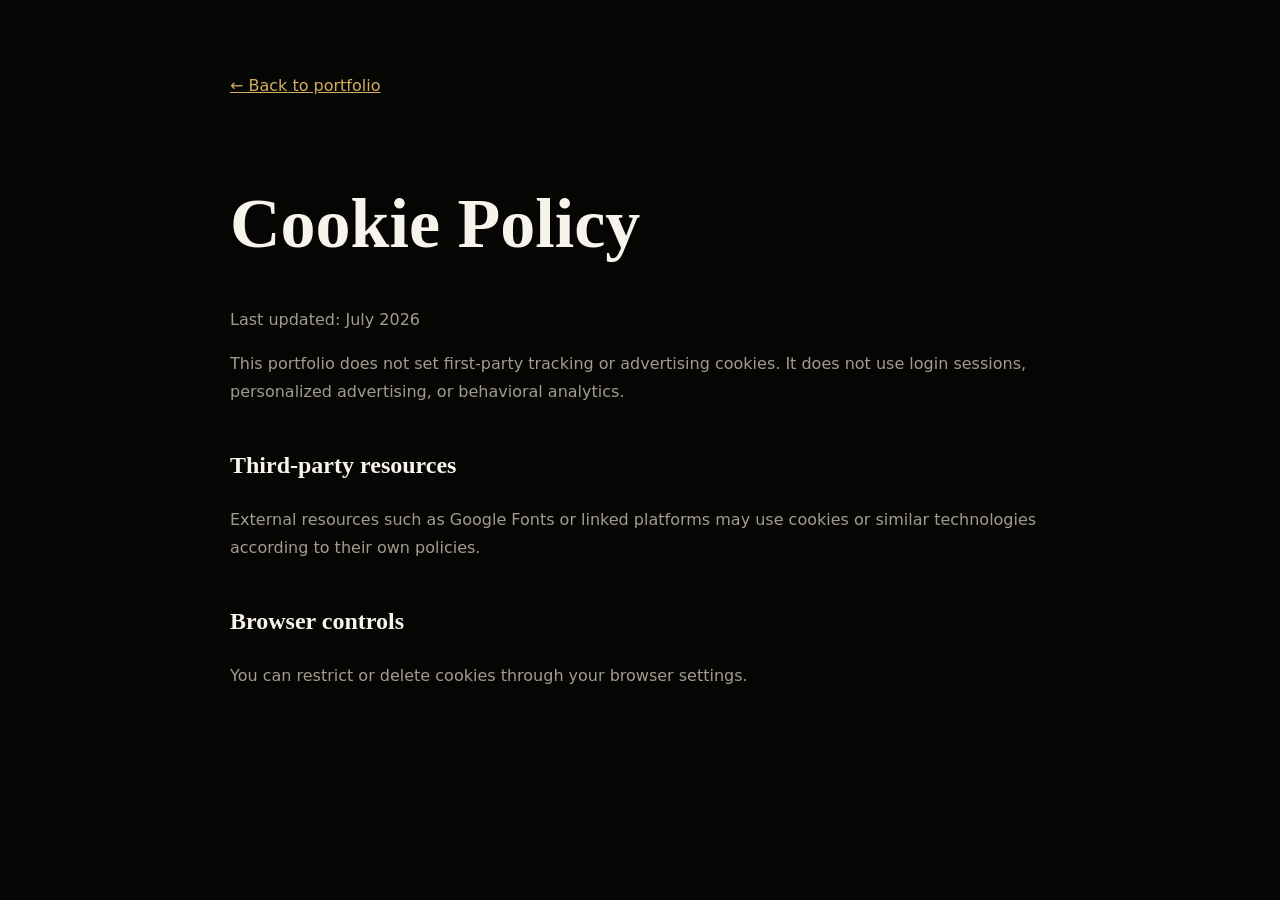
<file: public/cookies.html>
<!doctype html><html lang="en"><head><meta charset="utf-8"><meta name="viewport" content="width=device-width,initial-scale=1"><title>Cookie Policy — Shaik Riyan Shareef</title>
  <style>
    :root{--bg:#050504;--text:#f8f4eb;--muted:#a49b8d;--gold:#d2ad5c;--line:rgba(231,196,124,.2)}
    *{box-sizing:border-box} body{margin:0;background:var(--bg);color:var(--text);font-family:system-ui,sans-serif;line-height:1.75}
    main{width:min(820px,calc(100% - 32px));margin:0 auto;padding:72px 0}
    a{color:var(--gold)} h1,h2{font-family:Georgia,serif} h1{font-size:clamp(42px,8vw,70px);line-height:1}
    h2{margin-top:38px} p,li{color:var(--muted)} .back{display:inline-block;margin-bottom:42px}
  </style>
</head><body><main><a class="back" href="/">← Back to portfolio</a><h1>Cookie Policy</h1><p>Last updated: July 2026</p><p>This portfolio does not set first-party tracking or advertising cookies. It does not use login sessions, personalized advertising, or behavioral analytics.</p><h2>Third-party resources</h2><p>External resources such as Google Fonts or linked platforms may use cookies or similar technologies according to their own policies.</p><h2>Browser controls</h2><p>You can restrict or delete cookies through your browser settings.</p></main></body></html>
</file>
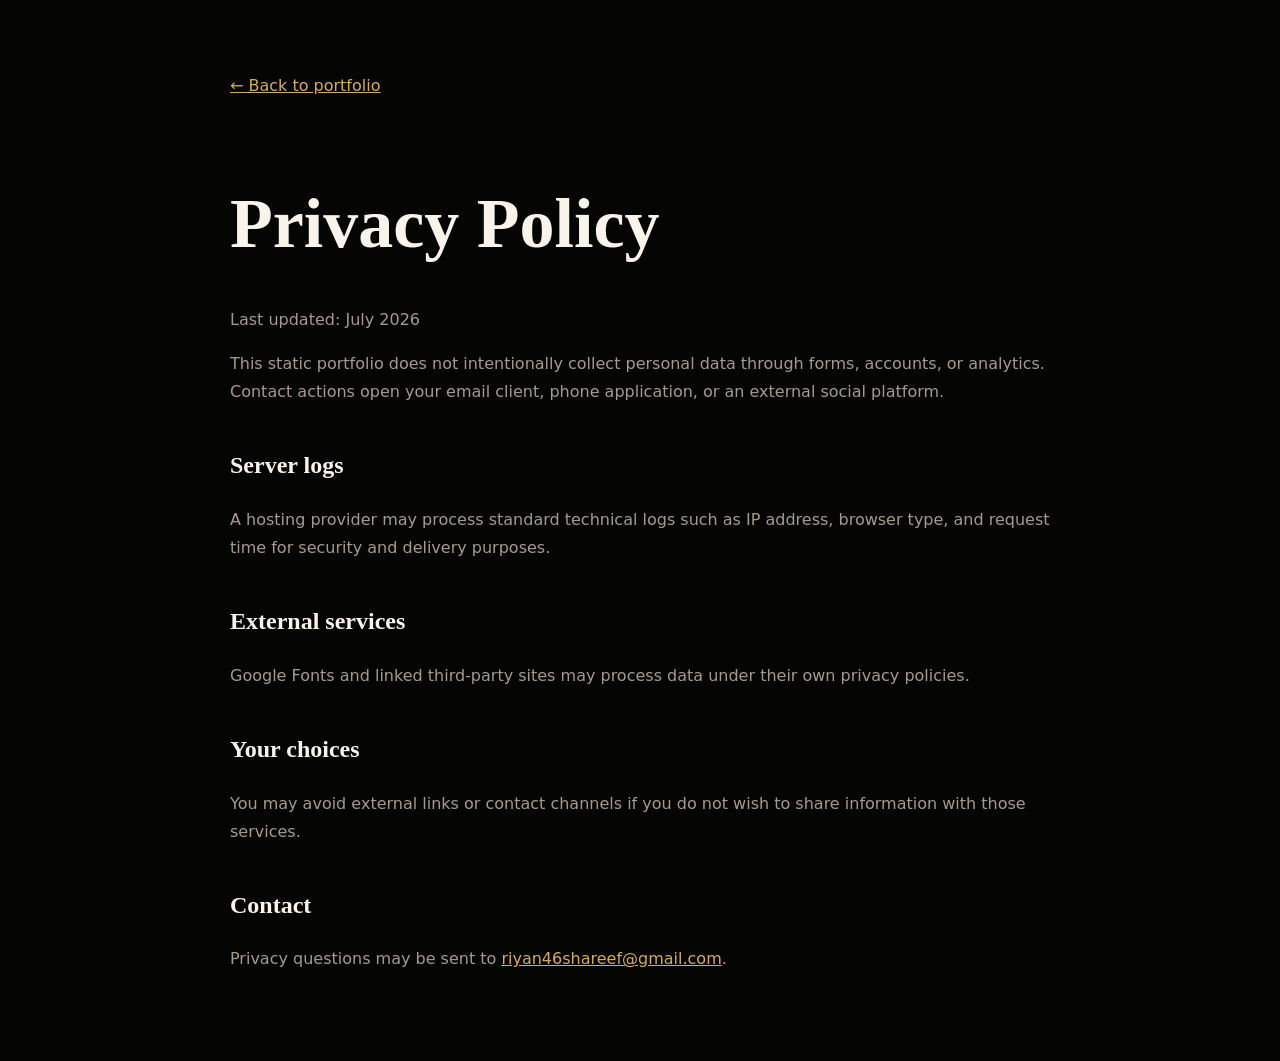
<file: public/privacy.html>
<!doctype html><html lang="en"><head><meta charset="utf-8"><meta name="viewport" content="width=device-width,initial-scale=1"><title>Privacy Policy — Shaik Riyan Shareef</title>
  <style>
    :root{--bg:#050504;--text:#f8f4eb;--muted:#a49b8d;--gold:#d2ad5c;--line:rgba(231,196,124,.2)}
    *{box-sizing:border-box} body{margin:0;background:var(--bg);color:var(--text);font-family:system-ui,sans-serif;line-height:1.75}
    main{width:min(820px,calc(100% - 32px));margin:0 auto;padding:72px 0}
    a{color:var(--gold)} h1,h2{font-family:Georgia,serif} h1{font-size:clamp(42px,8vw,70px);line-height:1}
    h2{margin-top:38px} p,li{color:var(--muted)} .back{display:inline-block;margin-bottom:42px}
  </style>
</head><body><main><a class="back" href="/">← Back to portfolio</a><h1>Privacy Policy</h1><p>Last updated: July 2026</p><p>This static portfolio does not intentionally collect personal data through forms, accounts, or analytics. Contact actions open your email client, phone application, or an external social platform.</p><h2>Server logs</h2><p>A hosting provider may process standard technical logs such as IP address, browser type, and request time for security and delivery purposes.</p><h2>External services</h2><p>Google Fonts and linked third-party sites may process data under their own privacy policies.</p><h2>Your choices</h2><p>You may avoid external links or contact channels if you do not wish to share information with those services.</p><h2>Contact</h2><p>Privacy questions may be sent to <a href="mailto:riyan46shareef@gmail.com">riyan46shareef@gmail.com</a>.</p></main></body></html>
</file>
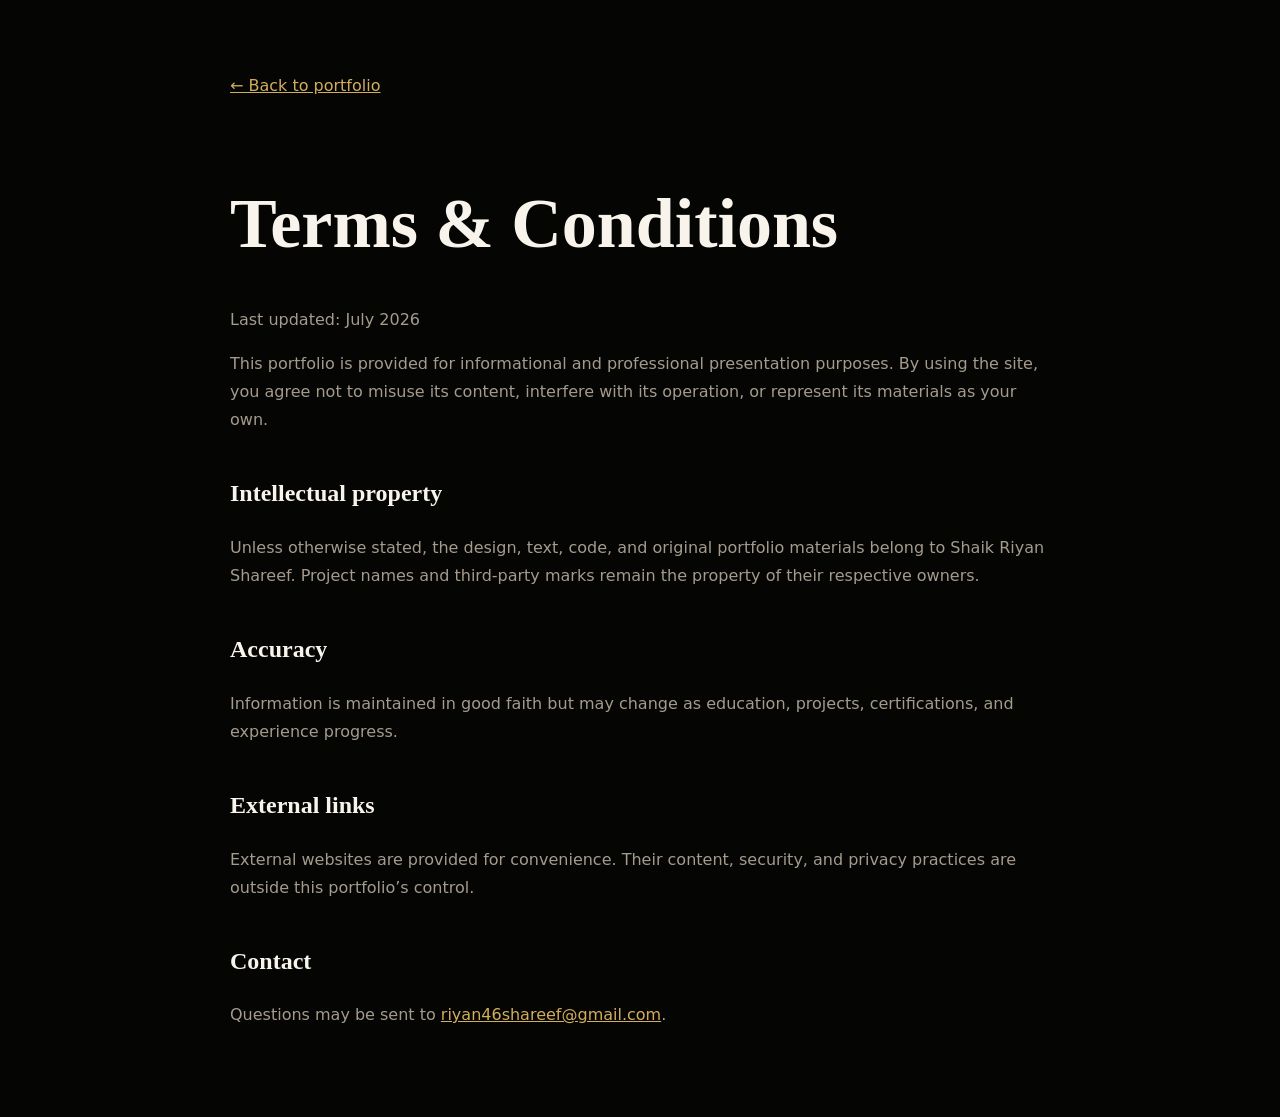
<file: public/terms.html>
<!doctype html><html lang="en"><head><meta charset="utf-8"><meta name="viewport" content="width=device-width,initial-scale=1"><title>Terms & Conditions — Shaik Riyan Shareef</title>
  <style>
    :root{--bg:#050504;--text:#f8f4eb;--muted:#a49b8d;--gold:#d2ad5c;--line:rgba(231,196,124,.2)}
    *{box-sizing:border-box} body{margin:0;background:var(--bg);color:var(--text);font-family:system-ui,sans-serif;line-height:1.75}
    main{width:min(820px,calc(100% - 32px));margin:0 auto;padding:72px 0}
    a{color:var(--gold)} h1,h2{font-family:Georgia,serif} h1{font-size:clamp(42px,8vw,70px);line-height:1}
    h2{margin-top:38px} p,li{color:var(--muted)} .back{display:inline-block;margin-bottom:42px}
  </style>
</head><body><main><a class="back" href="/">← Back to portfolio</a><h1>Terms & Conditions</h1><p>Last updated: July 2026</p><p>This portfolio is provided for informational and professional presentation purposes. By using the site, you agree not to misuse its content, interfere with its operation, or represent its materials as your own.</p><h2>Intellectual property</h2><p>Unless otherwise stated, the design, text, code, and original portfolio materials belong to Shaik Riyan Shareef. Project names and third-party marks remain the property of their respective owners.</p><h2>Accuracy</h2><p>Information is maintained in good faith but may change as education, projects, certifications, and experience progress.</p><h2>External links</h2><p>External websites are provided for convenience. Their content, security, and privacy practices are outside this portfolio’s control.</p><h2>Contact</h2><p>Questions may be sent to <a href="mailto:riyan46shareef@gmail.com">riyan46shareef@gmail.com</a>.</p></main></body></html>
</file>
